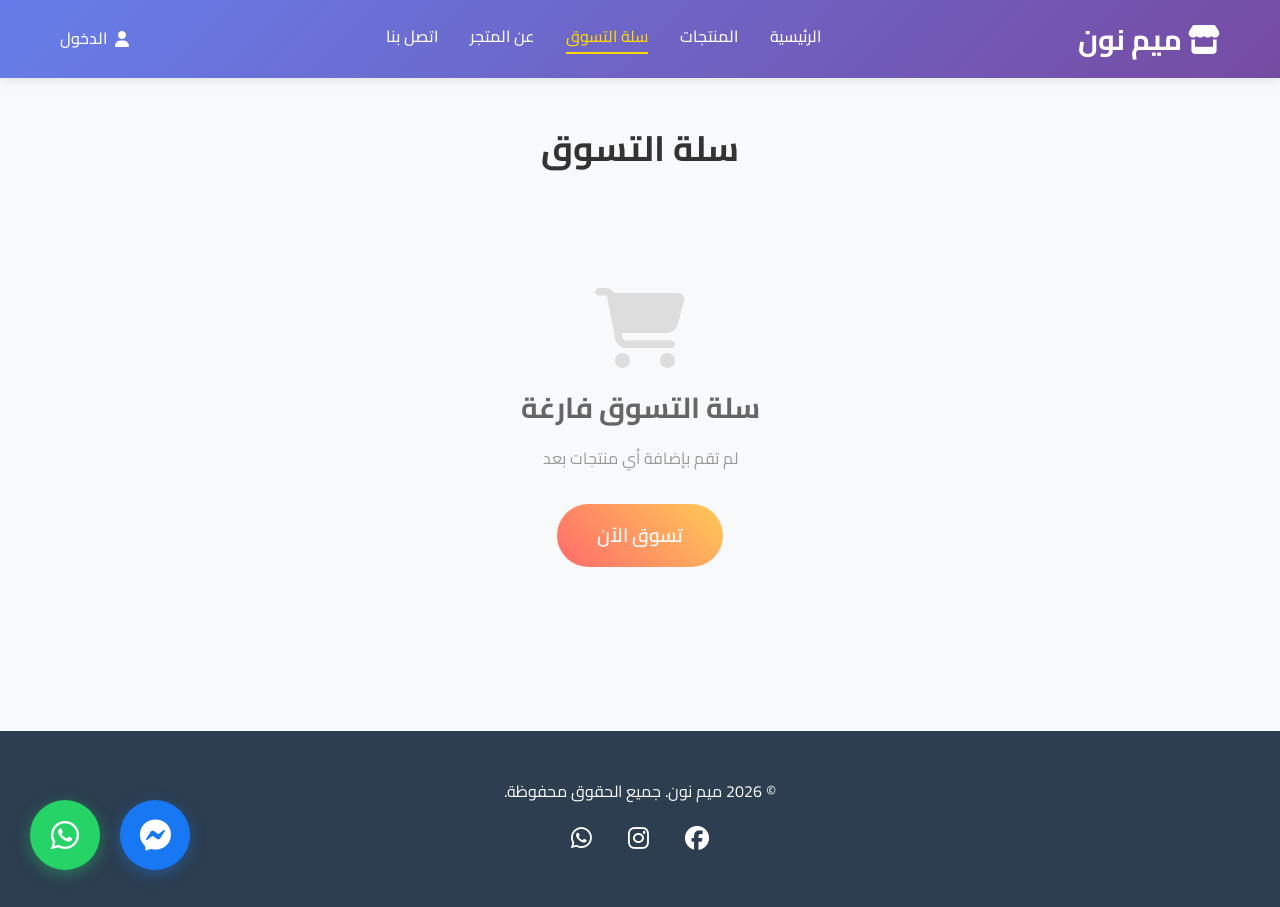
<file: cart.html>
<!DOCTYPE html>
<html lang="ar" dir="rtl">
<head>
    <meta charset="UTF-8">
    <meta name="viewport" content="width=device-width, initial-scale=1.0">

    <title>سلة التسوق - ميم نون</title>
    <meta name="description" content="راجع سلة التسوق الخاصة بك في متجر ميم نون وأكمل طلبك بسهولة عبر واتساب.">

    <!-- PWA -->
    <meta name="theme-color" content="#667eea">
    <link rel="manifest" href="manifest.json">
    <link rel="apple-touch-icon" href="icon-192.png">

    <!-- Open Graph -->
    <meta property="og:title" content="سلة التسوق - ميم نون">
    <meta property="og:description" content="شاهد المنتجات التي أضفتها لسلة التسوق وأكمل الطلب بسهولة.">
    <meta property="og:image" content="https://sakiw08.github.io/metjari-store/icon-512.png">
    <meta property="og:url" content="https://sakiw08.github.io/metjari-store/cart.html">

    <!-- تحميل سريع -->
    <link rel="preload" href="style.css" as="style">
    <link rel="dns-prefetch" href="//cdnjs.cloudflare.com">

    <!-- الخطوط والأيقونات -->
    <link href="https://fonts.googleapis.com/css2?family=Cairo:wght@300;400;600;700&display=swap" rel="stylesheet">
    <link rel="stylesheet" href="https://cdnjs.cloudflare.com/ajax/libs/font-awesome/6.4.0/css/all.min.css">

    <!-- النمط -->
    <link rel="stylesheet" href="style.css">
</head>
<body>
    <!-- هيدر موحّد -->
    <header class="header">
        <div class="container">
            <div class="logo">
                <h2><i class="fas fa-store"></i> ميم نون</h2>
            </div>
            <nav class="nav">
                <a href="index.html">الرئيسية</a>
                <a href="products.html">المنتجات</a>
                <a href="cart.html" class="active">سلة التسوق</a>
                <a href="about.html">عن المتجر</a>
                <a href="contact.html">اتصل بنا</a>
            </nav>
            <div class="user-menu" onclick="toggleUserMenu()">
                <i class="fas fa-user"></i>
                <span id="userName">الدخول</span>
            </div>
            <div class="menu-toggle"><i class="fas fa-bars"></i></div>
        </div>
    </header>

    <!-- سلة التسوق -->
    <section class="cart-section">
        <div class="container">
            <h2 class="section-title">سلة التسوق</h2>

            <!-- حالة السلة الفارغة -->
            <div id="cartEmpty" class="cart-empty">
                <i class="fas fa-shopping-cart" style="font-size: 5rem; color: #ddd;"></i>
                <h3>سلة التسوق فارغة</h3>
                <p>لم تقم بإضافة أي منتجات بعد</p>
                <a href="products.html" class="cta-btn">تسوق الآن</a>
            </div>

            <!-- حالة وجود عناصر في السلة -->
            <div id="cartItems" class="cart-items" style="display: none;">
                <div class="cart-table">
                    <div class="cart-header">
                        <div>المنتج</div>
                        <div>السعر</div>
                        <div>الكمية</div>
                        <div>المجموع</div>
                        <div>إجراء</div>
                    </div>
                    <div id="cartRows"></div>
                </div>

                <div class="cart-summary">
                    <div class="summary-row">
                        <span>المجموع الفرعي:</span>
                        <span id="subtotal">0 د.ل</span>
                    </div>
                    <div class="summary-row">
                        <span>الشحن:</span>
                        <span>15 د.ل</span>
                    </div>
                    <div class="summary-row total">
                        <span>الإجمالي:</span>
                        <span id="total">0 د.ل</span>
                    </div>

                    <div class="checkout-actions">
    <button class="clear-cart" id="clearCart">إفراغ السلة</button>
    <button class="cta-btn checkout-btn" onclick="checkoutWhatsApp()">
        <i class="fab fa-whatsapp"></i> إتمام الطلب عبر واتساب
    </button>
</div>
                </div>
            </div>
        </div>
    </section>

    <!-- زر واتساب عائم عام -->
    <a href="https://wa.me/218931931419?text=%D9%85%D8%B1%D8%AD%D8%A8%D8%A7%D8%8C%20%D8%A3%D8%B1%D9%8A%D8%AF%20%D8%A7%D9%84%D8%A7%D8%B3%D8%AA%D9%81%D8%B3%D8%A7%D8%B1%20%D8%B9%D9%86%20%D8%B3%D9%84%D8%A9%20%D8%A7%D9%84%D8%AA%D8%B3%D9%88%D9%82"
       class="whatsapp-btn" target="_blank" rel="noopener">
        <i class="fab fa-whatsapp"></i>
    </a>
    
  <a href="https://m.me/61588288396189" class="facebook-btn" target="_blank" rel="noopener">
    <i class="fab fa-facebook-messenger"></i>
</a>

    <!-- مودال المنتج (نفس الموجود في الصفحات الأخرى) -->
    <div id="productModal" class="product-modal">
        <div class="modal-content">
            <span class="close-modal">&times;</span>
            <div id="productModalBody"></div>
        </div>
    </div>

    <!-- الفوتر -->
    <footer class="footer">
        <div class="container">
            <p>&copy; 2026 ميم نون. جميع الحقوق محفوظة.</p>
            <div class="social-links">
                <a href="javascript:void(0)"><i class="fab fa-facebook"></i></a>
                <a href="javascript:void(0)"><i class="fab fa-instagram"></i></a>
                <a href="https://wa.me/218931931419"><i class="fab fa-whatsapp"></i></a>
            </div>
        </div>
    </footer>

    <!-- سكربت رئيسي -->
    <script src="script.js"></script>

    <!-- سكربت صغير خاص بإفراغ السلة (يعتمد على دوال script.js) -->
    <script>
        document.addEventListener('DOMContentLoaded', function () {
            // تحميل السلة (الدالة موجودة في script.js)
            if (typeof loadCartPage === 'function') {
                loadCartPage();
            }

            const clearCartBtn = document.getElementById('clearCart');
            if (clearCartBtn) {
                clearCartBtn.addEventListener('click', function () {
                    localStorage.removeItem('cart');
                    if (typeof loadCartPage === 'function') {
                        loadCartPage();
                    }
                    if (typeof showToast === 'function') {
                        showToast('تم إفراغ السلة');
                    }
                });
            }
        });
    </script>
</body>
</html>
</file>
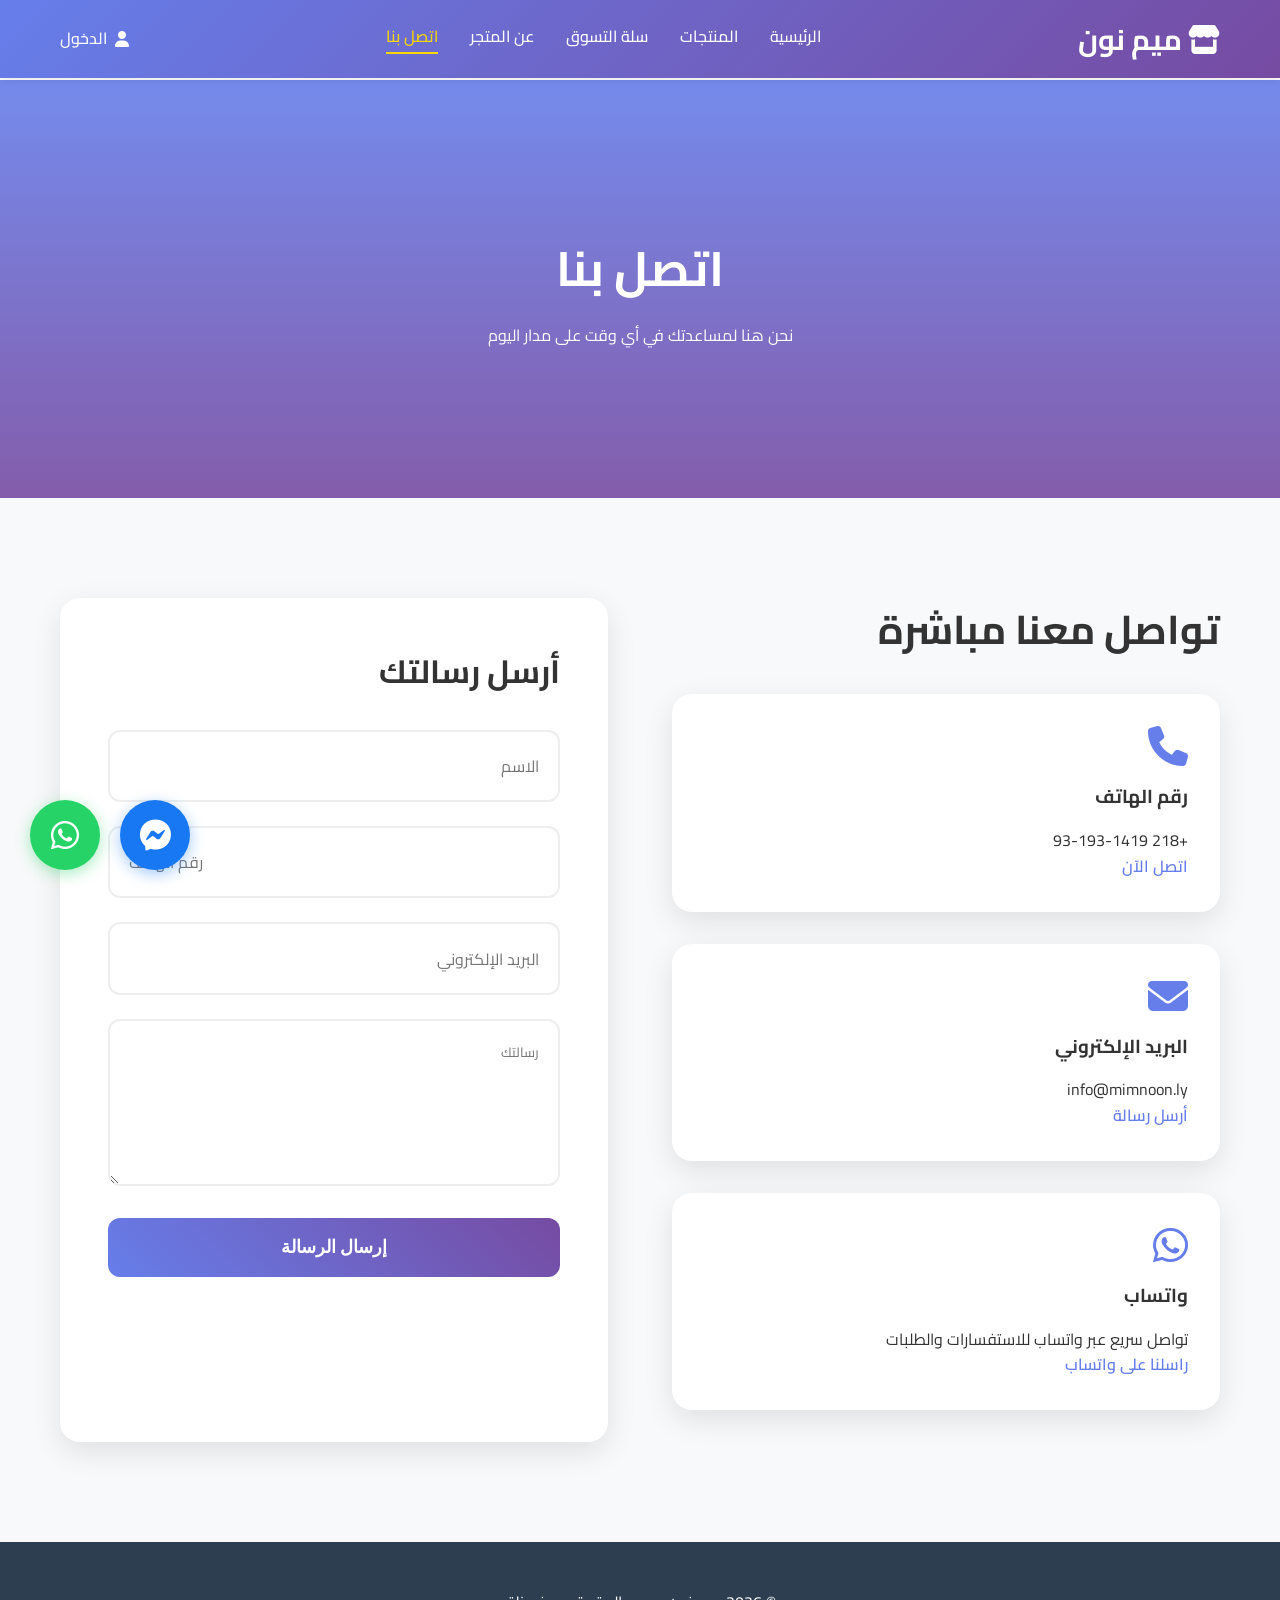
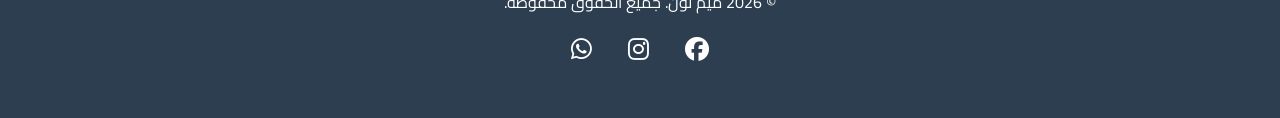
<file: contact.html>
<!DOCTYPE html>
<html lang="ar" dir="rtl">
<head>
    <meta charset="UTF-8">
    <meta name="viewport" content="width=device-width, initial-scale=1.0">

    <title>اتصل بنا - ميم نون</title>
    <meta name="description" content="تواصل مع متجر ميم نون للاستفسارات والدعم والطلبات. نحن هنا لمساعدتك في أي وقت.">

    <!-- PWA -->
    <meta name="theme-color" content="#667eea">
    <link rel="manifest" href="manifest.json">
    <link rel="apple-touch-icon" href="icon-192.png">

    <!-- Open Graph -->
    <meta property="og:title" content="اتصل بنا - ميم نون">
    <meta property="og:description" content="تواصل معنا عبر الهاتف أو البريد الإلكتروني أو نموذج التواصل.">
    <meta property="og:image" content="https://sakiw08.github.io/metjari-store/icon-512.png">
    <meta property="og:url" content="https://sakiw08.github.io/metjari-store/contact.html">

    <!-- تحميل أسرع -->
    <link rel="preload" href="style.css" as="style">
    <link rel="dns-prefetch" href="//cdnjs.cloudflare.com">

    <!-- الخطوط والأيقونات -->
    <link href="https://fonts.googleapis.com/css2?family=Cairo:wght@300;400;600;700&display=swap" rel="stylesheet">
    <link rel="stylesheet" href="https://cdnjs.cloudflare.com/ajax/libs/font-awesome/6.4.0/css/all.min.css">

    <!-- النمط -->
    <link rel="stylesheet" href="style.css">
</head>
<body>
    <!-- الهيدر الموحد -->
    <header class="header">
        <div class="container">
            <div class="logo">
                <h2><i class="fas fa-store"></i> ميم نون</h2>
            </div>
            <nav class="nav">
                <a href="index.html">الرئيسية</a>
                <a href="products.html">المنتجات</a>
                <a href="cart.html">سلة التسوق</a>
                <a href="about.html">عن المتجر</a>
                <a href="contact.html" class="active">اتصل بنا</a>
            </nav>
            <div class="user-menu" onclick="toggleUserMenu()">
                <i class="fas fa-user"></i>
                <span id="userName">الدخول</span>
            </div>
            <div class="menu-toggle"><i class="fas fa-bars"></i></div>
        </div>
    </header>

    <!-- هيرو صفحة اتصل بنا -->
    <section class="contact-hero">
        <div class="container">
            <h1>اتصل بنا</h1>
            <p>نحن هنا لمساعدتك في أي وقت على مدار اليوم</p>
        </div>
    </section>

    <!-- محتوى الاتصال -->
    <section class="contact-content">
        <div class="container">
            <div class="contact-grid">
                <!-- معلومات التواصل -->
                <div class="contact-info">
                    <h2>تواصل معنا مباشرة</h2>

                    <div class="contact-item">
                        <i class="fas fa-phone"></i>
                        <h3>رقم الهاتف</h3>
                        <p>+218 93-193-1419</p>
                        <a href="tel:+218931931419" class="contact-link">اتصل الآن</a>
                    </div>

                    <div class="contact-item">
                        <i class="fas fa-envelope"></i>
                        <h3>البريد الإلكتروني</h3>
                        <p>info@mimnoon.ly</p>
                        <a href="mailto:info@mimnoon.ly" class="contact-link">أرسل رسالة</a>
                    </div>

                    <div class="contact-item">
                        <i class="fab fa-whatsapp"></i>
                        <h3>واتساب</h3>
                        <p>تواصل سريع عبر واتساب للاستفسارات والطلبات</p>
                        <a href="https://wa.me/218931931419?text=%D9%85%D8%B1%D8%AD%D8%A8%D8%A7%D8%8C%20%D8%A3%D8%B1%D9%8A%D8%AF%20%D8%A7%D9%84%D8%A7%D8%B3%D8%AA%D9%81%D8%B3%D8%A7%D8%B1%20%D8%B9%D9%86%20%D9%85%D8%AA%D8%AC%D8%B1%20%D9%85%D9%8A%D9%85%20%D9%86%D9%88%D9%86"
                           class="contact-link" target="_blank" rel="noopener">
                            راسلنا على واتساب
                        </a>
                    </div>
                </div>

                <!-- نموذج التواصل -->
                <form class="contact-form">
                    <h3>أرسل رسالتك</h3>
                    <div class="input-group">
                        <input type="text" name="name" placeholder="الاسم" required>
                    </div>
                    <div class="input-group">
                        <input type="tel" name="phone" placeholder="رقم الهاتف" required>
                    </div>
                    <div class="input-group">
                        <input type="email" name="email" placeholder="البريد الإلكتروني" required>
                    </div>
                    <div class="input-group">
                        <textarea name="message" placeholder="رسالتك" rows="5" required></textarea>
                    </div>
                    <button type="submit" class="contact-submit">إرسال الرسالة</button>
                </form>
            </div>
        </div>
    </section>

    <!-- زر واتساب عائم عام -->
    <a href="https://wa.me/218931931419?text=%D9%85%D8%B1%D8%AD%D8%A8%D8%A7%D8%8C%20%D8%A3%D8%B1%D9%8A%D8%AF%20%D8%A7%D9%84%D8%A7%D8%B3%D8%AA%D9%81%D8%B3%D8%A7%D8%B1%20%D8%B9%D9%86%20%D9%85%D8%AA%D8%AC%D8%B1%20%D9%85%D9%8A%D9%85%20%D9%86%D9%88%D9%86"
       class="whatsapp-btn" target="_blank" rel="noopener">
        <i class="fab fa-whatsapp"></i>
    </a>
    
    <a href="https://m.me/61588288396189" class="facebook-btn" target="_blank" rel="noopener">
    <i class="fab fa-facebook-messenger"></i>
</a>

    <!-- مودال المنتج (للتوافق مع script.js) -->
    <div id="productModal" class="product-modal">
        <div class="modal-content">
            <span class="close-modal">&times;</span>
            <div id="productModalBody"></div>
        </div>
    </div>

    <!-- الفوتر الموحد -->
    <footer class="footer">
        <div class="container">
            <p>&copy; 2026 ميم نون. جميع الحقوق محفوظة.</p>
            <div class="social-links">
                <a href="javascript:void(0)"><i class="fab fa-facebook"></i></a>
                <a href="javascript:void(0)"><i class="fab fa-instagram"></i></a>
                <a href="https://wa.me/218931931419"><i class="fab fa-whatsapp"></i></a>
            </div>
        </div>
    </footer>

    <script src="script.js"></script>
    <script>
        // إرسال النموذج بدون إعادة تحميل الصفحة
        const contactForm = document.querySelector('.contact-form');
        if (contactForm) {
            contactForm.addEventListener('submit', function (e) {
                e.preventDefault();
                if (typeof showToast === 'function') {
                    showToast('✅ تم إرسال رسالتك بنجاح! سنرد عليك قريباً');
                }
                this.reset();
            });
        }
    </script>
</body>
</html>
</file>
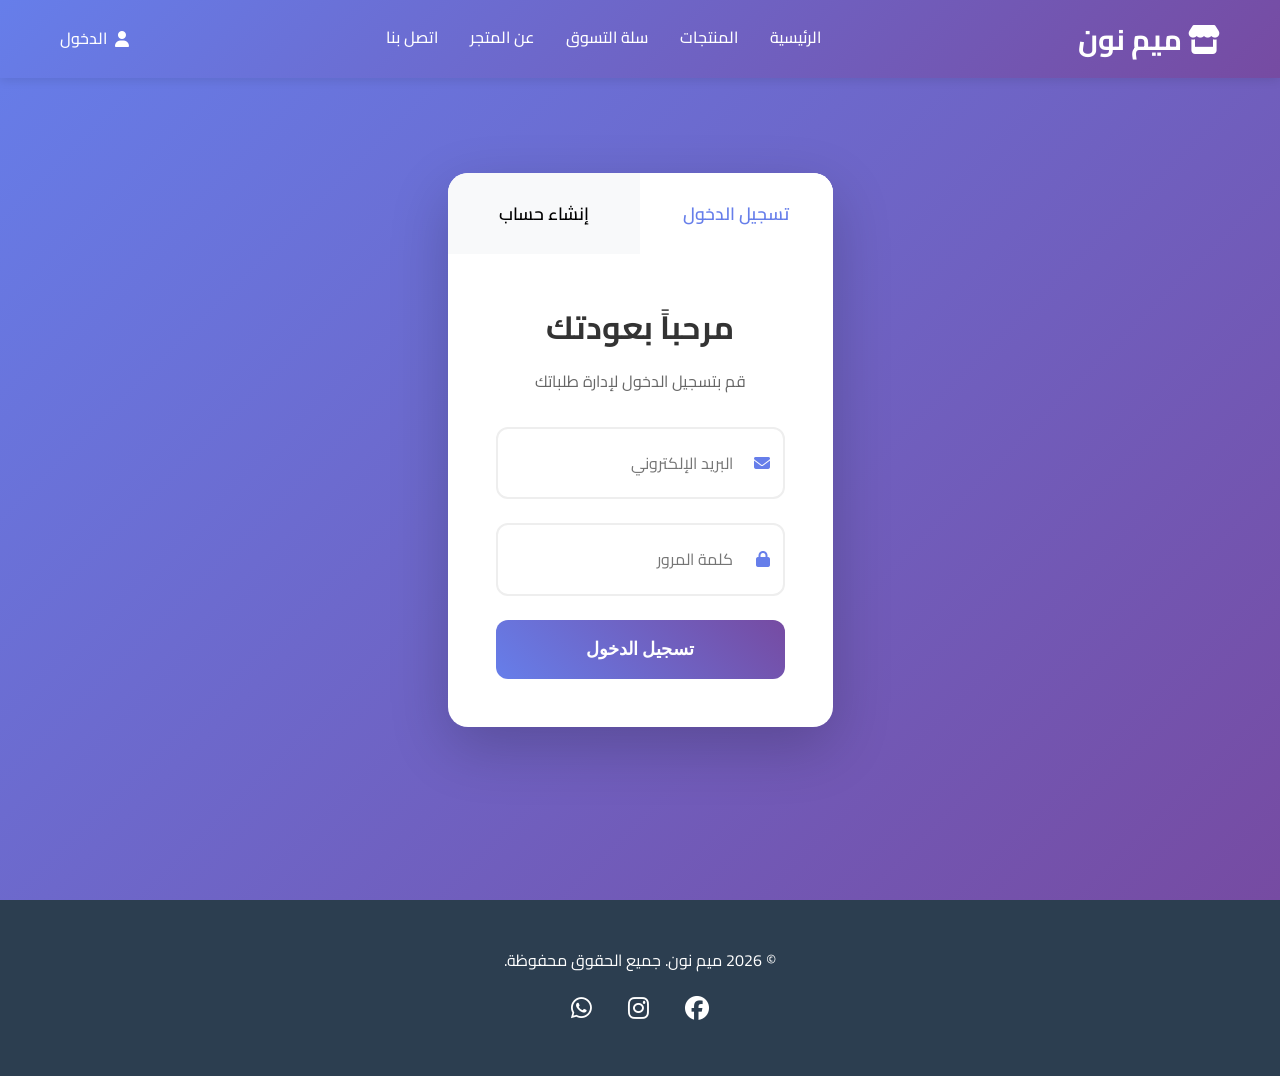
<file: login.html>
<!DOCTYPE html>
<html lang="ar" dir="rtl">
<head>
    <meta charset="UTF-8">
    <meta name="viewport" content="width=device-width, initial-scale=1.0">

    <title>تسجيل الدخول - ميم نون</title>
    <meta name="description" content="تسجيل الدخول أو إنشاء حساب جديد في متجر ميم نون لمتابعة طلباتك وتجربة تسوق أفضل.">

    <!-- PWA -->
    <meta name="theme-color" content="#667eea">
    <link rel="manifest" href="manifest.json">
    <link rel="apple-touch-icon" href="icon-192.png">

    <!-- الخطوط والأيقونات -->
    <link href="https://fonts.googleapis.com/css2?family=Cairo:wght@300;400;600;700&display=swap" rel="stylesheet">
    <link rel="stylesheet" href="https://cdnjs.cloudflare.com/ajax/libs/font-awesome/6.4.0/css/all.min.css">

    <!-- النمط -->
    <link rel="stylesheet" href="style.css">
</head>
<body>
    <!-- الهيدر الموحد -->
    <header class="header">
        <div class="container">
            <div class="logo">
                <h2><i class="fas fa-store"></i> ميم نون</h2>
            </div>
            <nav class="nav">
                <a href="index.html">الرئيسية</a>
                <a href="products.html">المنتجات</a>
                <a href="cart.html">سلة التسوق</a>
                <a href="about.html">عن المتجر</a>
                <a href="contact.html">اتصل بنا</a>
            </nav>
            <div class="user-menu" onclick="toggleUserMenu()">
                <i class="fas fa-user"></i>
                <span id="userName">الدخول</span>
            </div>
            <div class="menu-toggle"><i class="fas fa-bars"></i></div>
        </div>
    </header>

    <!-- قسم المصادقة -->
    <section class="auth-section">
        <div class="container">
            <div class="auth-container">
                <div class="auth-tabs">
                    <button class="tab-btn active" data-tab="login">تسجيل الدخول</button>
                    <button class="tab-btn" data-tab="register">إنشاء حساب</button>
                </div>
                
                <!-- تبويب تسجيل الدخول -->
                <div id="loginTab" class="auth-tab active">
                    <h2>مرحباً بعودتك</h2>
                    <p>قم بتسجيل الدخول لإدارة طلباتك</p>
                    <form id="loginForm">
                        <div class="input-group">
                            <i class="fas fa-envelope"></i>
                            <input type="email" id="loginEmail" placeholder="البريد الإلكتروني" required>
                        </div>
                        <div class="input-group">
                            <i class="fas fa-lock"></i>
                            <input type="password" id="loginPassword" placeholder="كلمة المرور" required>
                        </div>
                        <button type="submit" class="auth-btn">تسجيل الدخول</button>
                    </form>
                </div>

                <!-- تبويب إنشاء حساب -->
                <div id="registerTab" class="auth-tab">
                    <h2>إنشاء حساب جديد</h2>
                    <p>سجل معنا للحصول على تجربة تسوق أفضل</p>
                    <form id="registerForm">
                        <div class="input-group">
                            <i class="fas fa-user"></i>
                            <input type="text" id="regName" placeholder="الاسم الكامل" required>
                        </div>
                        <div class="input-group">
                            <i class="fas fa-phone"></i>
                            <input type="tel" id="regPhone" placeholder="رقم الهاتف" required>
                        </div>
                        <div class="input-group">
                            <i class="fas fa-envelope"></i>
                            <input type="email" id="regEmail" placeholder="البريد الإلكتروني" required>
                        </div>
                        <div class="input-group">
                            <i class="fas fa-lock"></i>
                            <input type="password" id="regPassword" placeholder="كلمة المرور" required>
                        </div>
                        <button type="submit" class="auth-btn">إنشاء الحساب</button>
                    </form>
                </div>
            </div>
        </div>
    </section>

    <!-- الفوتر الموحد -->
    <footer class="footer">
        <div class="container">
            <p>&copy; 2026 ميم نون. جميع الحقوق محفوظة.</p>
            <div class="social-links">
                <a href="javascript:void(0)"><i class="fab fa-facebook"></i></a>
                <a href="javascript:void(0)"><i class="fab fa-instagram"></i></a>
                <a href="https://wa.me/218931931419"><i class="fab fa-whatsapp"></i></a>
            </div>
        </div>
    </footer>

    <script src="script.js"></script>
    <script>
        // مساعد: جلب المستخدمين من localStorage
        function getUsers() {
            return JSON.parse(localStorage.getItem('users')) || [];
        }

        // تبويب تسجيل الدخول / إنشاء حساب
        function setupAuthTabs() {
            const tabButtons = document.querySelectorAll('.tab-btn');
            const tabs = document.querySelectorAll('.auth-tab');

            tabButtons.forEach(btn => {
                btn.addEventListener('click', function () {
                    const target = this.dataset.tab; // login أو register

                    // إخفاء كل التبويبات
                    tabs.forEach(t => t.classList.remove('active'));
                    tabButtons.forEach(b => b.classList.remove('active'));

                    // إظهار التبويب المختار
                    const tabEl = document.getElementById(target + 'Tab');
                    if (tabEl) tabEl.classList.add('active');
                    this.classList.add('active');
                });
            });
        }

        // إعداد نماذج تسجيل الدخول والتسجيل
        function setupAuthForms() {
            const loginForm = document.getElementById('loginForm');
            const registerForm = document.getElementById('registerForm');

            if (loginForm) {
                loginForm.addEventListener('submit', function (e) {
                    e.preventDefault();
                    const email = document.getElementById('loginEmail').value.trim();
                    const password = document.getElementById('loginPassword').value.trim();

                    const users = getUsers();
                    const existing = users.find(u => u.email === email && u.password === password);

                    if (!existing) {
                        if (typeof showToast === 'function') {
                            showToast('⚠️ البريد الإلكتروني أو كلمة المرور غير صحيحة');
                        }
                        return;
                    }

                    const userToStore = {
                        email: existing.email,
                        name: existing.name || '',
                        phone: existing.phone || '',
                        loginTime: new Date()
                    };

                    localStorage.setItem('currentUser', JSON.stringify(userToStore));
                    if (typeof showToast === 'function') {
                        showToast('✅ تم تسجيل الدخول بنجاح');
                    }
                    setTimeout(() => {
                        window.location.href = 'index.html';
                    }, 800);
                });
            }

            if (registerForm) {
                registerForm.addEventListener('submit', function (e) {
                    e.preventDefault();
                    const user = {
                        name: document.getElementById('regName').value.trim(),
                        phone: document.getElementById('regPhone').value.trim(),
                        email: document.getElementById('regEmail').value.trim(),
                        password: document.getElementById('regPassword').value.trim(),
                        registerTime: new Date()
                    };

                    const users = getUsers();
                    const exists = users.some(u => u.email === user.email);
                    if (exists) {
                        if (typeof showToast === 'function') {
                            showToast('⚠️ هذا البريد مسجل بالفعل، استخدم تسجيل الدخول');
                        }
                        return;
                    }

                    localStorage.setItem('users', JSON.stringify([...users, user]));
                    if (typeof showToast === 'function') {
                        showToast('✅ تم إنشاء الحساب بنجاح، يمكنك الآن تسجيل الدخول');
                    }

                    // الانتقال تلقائياً لتبويب تسجيل الدخول
                    const loginTabBtn = document.querySelector('.tab-btn[data-tab="login"]');
                    if (loginTabBtn) loginTabBtn.click();
                });
            }
        }

        document.addEventListener('DOMContentLoaded', function () {
            setupAuthTabs();
            setupAuthForms();
        });
    </script>
</body>
</html>
</file>
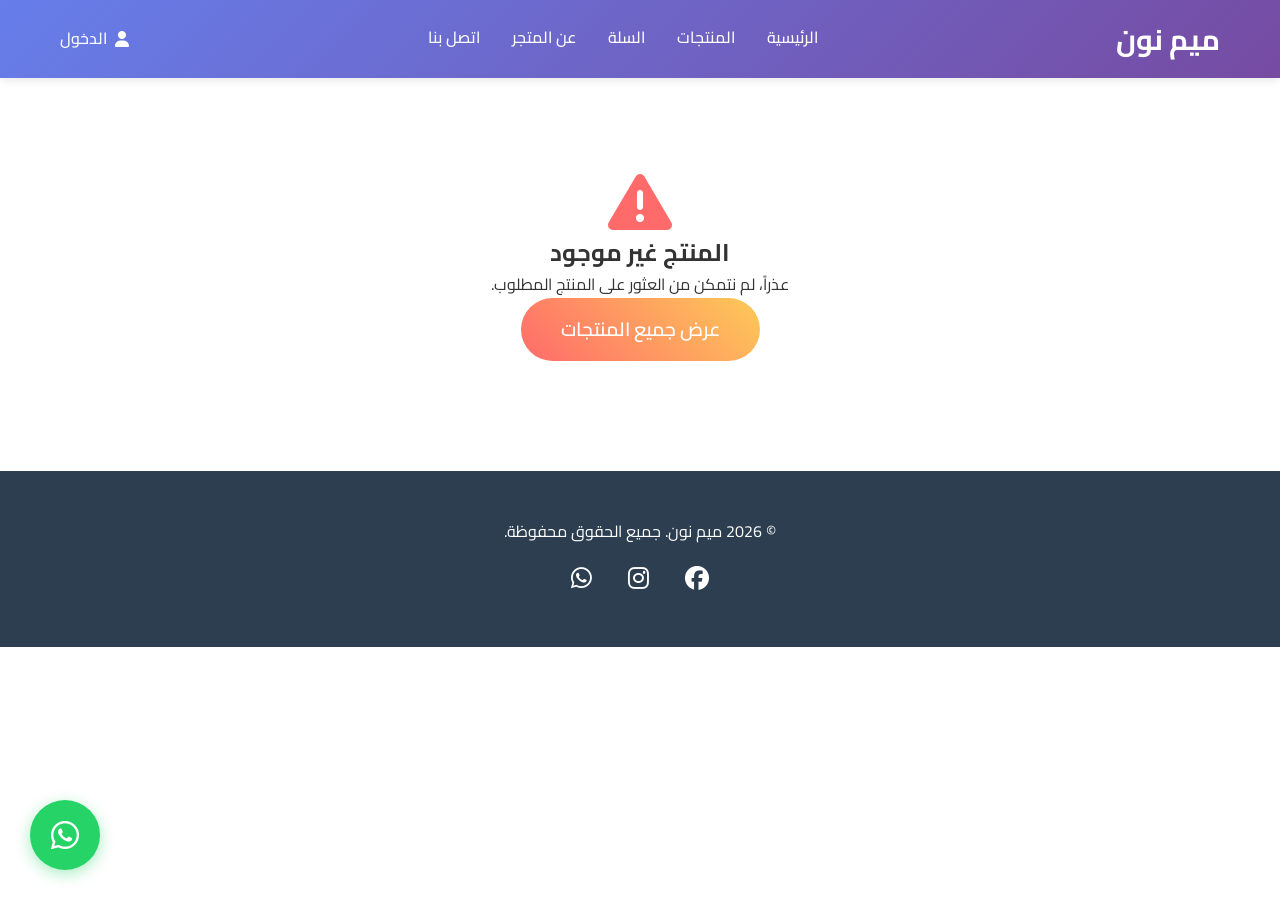
<file: product.html>
<!DOCTYPE html>
<html lang="ar" dir="rtl">
<head>
    <meta charset="UTF-8">
    <meta name="viewport" content="width=device-width, initial-scale=1.0">
    <title>تفاصيل المنتج - ميم نون</title>
    
    <!-- نفس الروابط والخطوط الموجودة في الصفحات الأخرى -->
    <link rel="stylesheet" href="style.css">
    <link rel="manifest" href="manifest.json">
    <link href="https://fonts.googleapis.com/css2?family=Cairo:wght@300;400;600;700&display=swap" rel="stylesheet">
    <link rel="stylesheet" href="https://cdnjs.cloudflare.com/ajax/libs/font-awesome/6.4.0/css/all.min.css">
</head>
<body>

    <!-- الهيدر (منسوخ من أي صفحة أخرى) -->
    <header class="header">
        <div class="container">
            <div class="logo">
                <h2>ميم نون</h2>
            </div>
            <nav class="nav">
                <a href="index.html">الرئيسية</a>
                <a href="products.html">المنتجات</a>
                <a href="cart.html">السلة</a>
                <a href="about.html">عن المتجر</a>
                <a href="contact.html">اتصل بنا</a>
            </nav>
            <div class="user-menu" onclick="toggleUserMenu()">
                <i class="fas fa-user"></i>
                <span id="userName">الدخول</span>
            </div>
            <div class="menu-toggle"><i class="fas fa-bars"></i></div>
        </div>
    </header>

    <!-- قسم تفاصيل المنتج -->
    <section class="product-details" style="padding: 120px 0 60px;">
        <div class="container">
            <div id="productDetailsContainer">
                <!--这里 سيتم حقن محتوى المنتج بواسطة JavaScript -->
                <div style="text-align: center; padding: 50px;">
                    <i class="fas fa-spinner fa-spin" style="font-size: 3rem; color: #667eea;"></i>
                    <p>جاري تحميل بيانات المنتج...</p>
                </div>
            </div>
        </div>
    </section>

    <!-- زر واتساب عائم -->
    <a href="https://wa.me/218931931419" class="whatsapp-btn" target="_blank">
        <i class="fab fa-whatsapp"></i>
    </a>

    <!-- الفوتر -->
    <footer class="footer">
        <div class="container">
            <p>© 2026 ميم نون. جميع الحقوق محفوظة.</p>
            <div class="social-links">
                <a href="javascript:void(0)"><i class="fab fa-facebook"></i></a>
                <a href="javascript:void(0)"><i class="fab fa-instagram"></i></a>
                <a href="https://wa.me/218931931419"><i class="fab fa-whatsapp"></i></a>
            </div>
        </div>
    </footer>

    <script src="script.js"></script>
    <script>
        // هذا الكود الخاص بالصفحة: يقرأ id المنتج من الرابط ويعرضه
        document.addEventListener('DOMContentLoaded', function() {
            // 1. الحصول على id المنتج من الرابط (مثال: product-details.html?id=3)
            const urlParams = new URLSearchParams(window.location.search);
            const productId = parseInt(urlParams.get('id'));
            
            // 2. البحث عن المنتج في مصفوفة products (من ملف script.js)
            const product = products.find(p => p.id === productId);
            
            const container = document.getElementById('productDetailsContainer');
            
            if (!product) {
                // إذا لم يوجد المنتج
                container.innerHTML = `
                    <div style="text-align: center; padding: 50px;">
                        <i class="fas fa-exclamation-triangle" style="font-size: 4rem; color: #ff6b6b;"></i>
                        <h2>المنتج غير موجود</h2>
                        <p>عذراً، لم نتمكن من العثور على المنتج المطلوب.</p>
                        <a href="products.html" class="cta-btn">عرض جميع المنتجات</a>
                    </div>
                `;
                return;
            }
            
            // 3. عرض تفاصيل المنتج
            container.innerHTML = `
                <div class="product-details-grid" style="display: grid; grid-template-columns: 1fr 1fr; gap: 40px;">
                    <!-- صورة المنتج -->
                    <div>
                        <img src="${product.img}" alt="${product.name}" style="width: 100%; border-radius: 20px; box-shadow: 0 10px 30px rgba(0,0,0,0.1);">
                    </div>
                    
                    <!-- معلومات المنتج -->
                    <div>
                        <h1 style="font-size: 2.5rem; margin-bottom: 10px;">${product.name}</h1>
                        <div class="price" style="font-size: 2.2rem; color: #ff6b6b; margin-bottom: 20px;">${product.price.toLocaleString()} د.ل</div>
                        
                        <div style="background: #f8f9fa; padding: 20px; border-radius: 15px; margin-bottom: 25px;">
                            <h3 style="margin-bottom: 15px;">📋 وصف المنتج</h3>
                            <p style="line-height: 1.8;">${product.description || 'منتج عالي الجودة من متجر ميم نون، يتميز بأداء ممتاز وتصميم عصري. نضمن لك الجودة والسعر المناسب مع خدمة شحن سريعة ودعم فوري عبر واتساب.'}</p>
                        </div>
                        
                        <div style="margin-bottom: 25px;">
                            <h3 style="margin-bottom: 15px;">✨ المميزات</h3>
                            <ul style="list-style: none; padding: 0;">
                                <li style="margin-bottom: 10px;">🔹 <strong>ضمان لمدة سنة</strong> كاملة ضد عيوب الصناعة</li>
                                <li style="margin-bottom: 10px;">🔹 <strong>شحن سريع</strong> خلال 3 أيام عمل</li>
                                <li style="margin-bottom: 10px;">🔹 <strong>إمكانية الاستبدال</strong> خلال 7 أيام</li>
                                <li style="margin-bottom: 10px;">🔹 <strong>دعم فني</strong> عبر واتساب على مدار الساعة</li>
                            </ul>
                        </div>
                        
                        <div style="margin-bottom: 30px;">
                            <span style="font-weight: bold; display: block; margin-bottom: 10px;">🎨 الألوان المتاحة:</span>
                            <div style="display: flex; gap: 10px;">
                                <span style="display: inline-block; width: 40px; height: 40px; background: #000; border-radius: 50%; cursor: pointer; border: 2px solid #ddd;"></span>
                                <span style="display: inline-block; width: 40px; height: 40px; background: #c0c0c0; border-radius: 50%; cursor: pointer; border: 2px solid #ddd;"></span>
                                <span style="display: inline-block; width: 40px; height: 40px; background: #ffd700; border-radius: 50%; cursor: pointer; border: 2px solid #ddd;"></span>
                                <span style="display: inline-block; width: 40px; height: 40px; background: #ff69b4; border-radius: 50%; cursor: pointer; border: 2px solid #ddd;"></span>
                            </div>
                        </div>
                        
                        <button class="add-to-cart" onclick="addToCart(${product.id})" style="width: 100%; padding: 15px; font-size: 1.2rem; background: linear-gradient(45deg, #667eea, #764ba2); color: white; border: none; border-radius: 12px; cursor: pointer; font-weight: bold;">
                            🛒 أضف إلى السلة
                        </button>
                    </div>
                </div>
            `;
        });
    </script>
</body>
</html>
</file>
<file: style.css>
/* ========== RESET & BASE ========== */
* {
    margin: 0;
    padding: 0;
    box-sizing: border-box;
}

body {
    font-family: 'Cairo', sans-serif;
    line-height: 1.6;
    color: #333;
    overflow-x: hidden;
}

.container {
    max-width: 1200px;
    margin: 0 auto;
    padding: 0 20px;
}

img {
    max-width: 100%;
    display: block;
}

/* ========== HEADER ========== */
.header {
    background: linear-gradient(135deg, #667eea 0%, #764ba2 100%);
    color: white;
    padding: 1rem 0;
    position: fixed;
    top: 0;
    width: 100%;
    z-index: 1000;
    box-shadow: 0 2px 10px rgba(0,0,0,0.1);
}

.header .container {
    display: flex;
    justify-content: space-between;
    align-items: center;
}

.logo h2 {
    font-size: 1.8rem;
    font-weight: 700;
}

.nav {
    display: flex;
    gap: 2rem;
}

.nav a {
    color: white;
    text-decoration: none;
    font-weight: 500;
    transition: opacity 0.3s, border-color 0.3s, color 0.3s;
    padding-bottom: 2px;
}

.nav a:hover {
    opacity: 0.8;
}

.nav a.active {
    color: #ffd700;
    border-bottom: 2px solid #ffd700;
}

.user-menu {
    display: flex;
    align-items: center;
    gap: 0.5rem;
    cursor: pointer;
    font-weight: 500;
    color: #fff;
}

.menu-toggle {
    display: none;
    font-size: 1.5rem;
    cursor: pointer;
    color: #fff;
}

/* ========== CART ICON (اختياري في الهيدر) ========== */
.cart-icon {
    position: relative;
    font-size: 1.5rem;
    cursor: pointer;
}

.cart-count {
    position: absolute;
    top: -8px;
    right: -8px;
    background: #ff4757;
    color: white;
    border-radius: 50%;
    width: 20px;
    height: 20px;
    display: flex;
    align-items: center;
    justify-content: center;
    font-size: 0.8rem;
    font-weight: bold;
}

/* ========== HERO (الرئيسية) ========== */
.hero {
    background: linear-gradient(rgba(0,0,0,0.6), rgba(0,0,0,0.6)),
                url('https://images.unsplash.com/photo-1556742049-0cfed4f6a45d') center/cover;
    min-height: 100vh;
    display: flex;
    align-items: center;
    text-align: center;
    color: white;
    margin-top: 80px; /* لتعويض الهيدر الثابت */
}

.hero-content {
    max-width: 700px;
    margin: 0 auto;
}

.hero-content h1 {
    font-size: 3.5rem;
    margin-bottom: 1rem;
    font-weight: 700;
}

.hero-content p {
    font-size: 1.3rem;
    margin-bottom: 2rem;
}

.cta-btn {
    background: linear-gradient(45deg, #ff6b6b, #feca57);
    color: white;
    padding: 1rem 2.5rem;
    border: none;
    border-radius: 50px;
    font-size: 1.2rem;
    font-weight: 600;
    cursor: pointer;
    display: inline-block;
    text-decoration: none;
    transition: transform 0.3s, box-shadow 0.3s;
}

.cta-btn:hover {
    transform: translateY(-3px);
    box-shadow: 0 10px 25px rgba(0,0,0,0.2);
}

/* ========== PRODUCTS GRID ========== */
.products {
    padding: 100px 0;
    background: #f8f9fa;
}

.section-title {
    text-align: center;
    font-size: 2.2rem;
    margin-bottom: 3rem;
    color: #333;
}

.products-grid {
    display: grid;
    grid-template-columns: repeat(auto-fit, minmax(280px, 1fr));
    gap: 2.5rem;
    padding: 0 10px;
}

.product-card {
    background: white;
    border-radius: 20px;
    overflow: hidden;
    box-shadow: 0 10px 30px rgba(0,0,0,0.1);
    transition: all 0.4s cubic-bezier(0.4, 0, 0.2, 1);
}

.product-card:hover {
    transform: translateY(-10px) scale(1.02);
    box-shadow: 0 20px 40px rgba(0,0,0,0.15);
}

.product-card img {
    width: 100%;
    height: 280px;
    object-fit: cover;
    border-radius: 20px 20px 0 0;
    transition: transform 0.4s ease;
}

.product-card:hover img {
    transform: scale(1.05);
}

.product-card h3 {
    padding: 1.5rem 1.5rem 0.75rem;
    font-size: 1.3rem;
    color: #333;
}

.price {
    padding: 0 1.5rem 1.5rem;
    font-size: 1.5rem;
    font-weight: 700;
    color: #ff6b6b;
}

.product-actions {
    display: flex;
    gap: 1rem;
    padding: 0 1.5rem 1.5rem;
}

.add-to-cart {
    flex: 1;
    padding: 1.1rem 1.5rem;
    background: linear-gradient(45deg, #667eea, #764ba2);
    color: white;
    border: none;
    font-size: 1rem;
    font-weight: 600;
    cursor: pointer;
    border-radius: 12px;
    transition: background 0.3s, transform 0.2s;
}

.add-to-cart:hover {
    background: linear-gradient(45deg, #5a67d8, #6b46c1);
    transform: translateY(-2px);
}

.quick-view {
    background: #667eea;
    color: white;
    border: none;
    padding: 1rem;
    border-radius: 12px;
    cursor: pointer;
    font-size: 1rem;
    transition: background 0.3s;
}

.quick-view:hover {
    background: #5a67d8;
}

/* ========== FILTERS ========== */
.filters {
    padding: 100px 0 40px;
    background: #fff;
}

.filter-header {
    display: flex;
    justify-content: space-between;
    align-items: center;
    margin-bottom: 1rem;
}

.filter-header h3 {
    font-size: 1.3rem;
    color: #333;
}

.btn-reset-filters {
    border: none;
    background: #eee;
    padding: 0.6rem 1.2rem;
    border-radius: 999px;
    cursor: pointer;
    font-family: 'Cairo', sans-serif;
    font-size: 0.9rem;
}

.btn-reset-filters:hover {
    background: #e2e2e2;
}

.filter-group {
    display: flex;
    gap: 1rem;
    max-width: 800px;
    margin: 0 auto;
    flex-wrap: wrap;
}

.filter-item {
    flex: 1;
    min-width: 200px;
}

.filter-item label {
    display: block;
    margin-bottom: 0.3rem;
    font-size: 0.9rem;
    color: #555;
}

.filter-group select,
.filter-group input {
    width: 100%;
    padding: 1.1rem 1.2rem;
    border: 2px solid #e9ecef;
    border-radius: 12px;
    font-family: 'Cairo', sans-serif;
    font-size: 1rem;
    transition: border-color 0.3s, box-shadow 0.3s;
}

.filter-group select:focus,
.filter-group input:focus {
    outline: none;
    border-color: #667eea;
    box-shadow: 0 0 0 4px rgba(102,126,234,0.15);
}

.filters-info {
    text-align: center;
    margin-top: 0.75rem;
    font-size: 0.9rem;
    color: #666;
}

/* ========== PRODUCT MODAL ========== */
.product-modal {
    display: none;
    position: fixed;
    inset: 0;
    background: rgba(0,0,0,0.8);
    z-index: 2000;
    backdrop-filter: blur(5px);
}

.modal-content {
    position: absolute;
    top: 50%;
    left: 50%;
    transform: translate(-50%, -50%);
    background: white;
    border-radius: 20px;
    max-width: 90%;
    max-height: 90%;
    overflow-y: auto;
    animation: modalSlideIn 0.3s ease;
    box-shadow: 0 20px 60px rgba(0,0,0,0.3);
}

.close-modal {
    position: absolute;
    top: 15px;
    left: 20px;
    font-size: 2rem;
    cursor: pointer;
    color: #666;
    z-index: 10;
}

.close-modal:hover {
    color: #333;
}

.modal-product {
    display: flex;
    gap: 2rem;
    padding: 2rem;
}

.modal-product img {
    width: 300px;
    height: 300px;
    object-fit: cover;
    border-radius: 15px;
    flex-shrink: 0;
}

.modal-info {
    flex: 1;
}

.modal-info h2 {
    margin-bottom: 1rem;
    color: #333;
    font-size: 1.8rem;
}

.modal-info .price {
    padding: 0;
    font-size: 2rem;
    color: #ff6b6b;
    margin-bottom: 1rem;
}

@keyframes modalSlideIn {
    from { transform: translate(-50%, -60%); opacity: 0; }
    to   { transform: translate(-50%, -50%); opacity: 1; }
}

/* ========== WHATSAPP FLOAT BUTTON ========== */
.whatsapp-btn {
    position: fixed;
    bottom: 30px;
    left: 30px;
    width: 70px;
    height: 70px;
    background: #25D366;
    border-radius: 50%;
    display: flex;
    align-items: center;
    justify-content: center;
    font-size: 2rem;
    color: white;
    text-decoration: none;
    box-shadow: 0 4px 15px rgba(37,211,102,0.4);
    z-index: 1000;
    transition: transform 0.3s;
}

.whatsapp-btn:hover {
    transform: scale(1.12);
}

/* ========== FOOTER ========== */
.footer {
    background: #2c3e50;
    color: white;
    text-align: center;
    padding: 3rem 0;
}

.social-links {
    margin-top: 1rem;
}

.social-links a {
    color: white;
    font-size: 1.5rem;
    margin: 0 1rem;
    transition: color 0.3s;
}

.social-links a:hover {
    color: #3498db;
}

/* ========== CART PAGE ========== */
.cart-section {
    padding: 120px 0 100px;
    min-height: 70vh;
    background: #f8f9fa;
}

.cart-empty {
    text-align: center;
    padding: 4rem 2rem;
}

.cart-empty h3 {
    color: #666;
    margin: 1rem 0;
    font-size: 1.8rem;
}

.cart-empty p {
    color: #999;
    margin-bottom: 2rem;
}

.cart-items {
    max-width: 1000px;
    margin: 0 auto;
}

.cart-table {
    background: white;
    border-radius: 20px;
    overflow: hidden;
    box-shadow: 0 10px 30px rgba(0,0,0,0.1);
    margin-bottom: 2rem;
}

.cart-header,
.cart-row {
    display: grid;
    grid-template-columns: 2fr 1fr 1fr 1fr 0.5fr;
    gap: 1rem;
    padding: 1.5rem;
    align-items: center;
}

.cart-header {
    background: linear-gradient(135deg, #667eea 0%, #764ba2 100%);
    color: white;
    font-weight: 600;
    text-transform: uppercase;
    font-size: 0.9rem;
}

.cart-row {
    border-bottom: 1px solid #eee;
    transition: background 0.3s;
}

.cart-row:hover {
    background: #f8f9fa;
}

.cart-row:last-child {
    border-bottom: none;
}

.cart-product {
    display: flex;
    align-items: center;
    gap: 1rem;
}

.cart-product img {
    width: 60px;
    height: 60px;
    border-radius: 10px;
    object-fit: cover;
}

.cart-product h4 {
    margin: 0 0 0.5rem 0;
    font-size: 1.1rem;
}

.cart-product p {
    margin: 0;
    color: #666;
    font-size: 0.9rem;
}

.cart-quantity {
    display: flex;
    align-items: center;
    gap: 0.5rem;
    direction: ltr;
}

.cart-quantity button {
    width: 35px;
    height: 35px;
    border: 2px solid #ddd;
    background: white;
    border-radius: 50%;
    cursor: pointer;
    font-weight: bold;
    font-size: 1.1rem;
    transition: all 0.3s;
    display: flex;
    align-items: center;
    justify-content: center;
}

.cart-quantity button:hover {
    background: #667eea;
    color: white;
    border-color: #667eea;
}

.remove-btn {
    background: #ff4757;
    color: white;
    border: none;
    width: 35px;
    height: 35px;
    border-radius: 50%;
    cursor: pointer;
    display: flex;
    align-items: center;
    justify-content: center;
    font-size: 0.9rem;
    transition: background 0.3s;
}

.remove-btn:hover {
    background: #ff3742;
}

.cart-summary {
    background: white;
    padding: 2rem;
    border-radius: 20px;
    box-shadow: 0 10px 30px rgba(0,0,0,0.1);
}

.summary-row {
    display: flex;
    justify-content: space-between;
    margin-bottom: 1rem;
    font-size: 1.1rem;
}

.summary-row.total {
    font-size: 1.5rem;
    font-weight: 700;
    color: #333;
    border-top: 2px solid #eee;
    padding-top: 1rem;
    margin-top: 1rem;
}

.checkout-actions {
    display: flex;
    gap: 1rem;
    justify-content: space-between;
    align-items: center;
    margin-top: 2rem;
    flex-wrap: wrap;
}

.clear-cart {
    background: #ff4757;
    color: white;
    border: none;
    padding: 1rem 2rem;
    border-radius: 50px;
    cursor: pointer;
    font-weight: 600;
    max-width: 200px;
    width: 100%;
}

.clear-cart:hover {
    background: #ff3742;
}

.checkout-btn {
    display: flex;
    align-items: center;
    gap: 0.5rem;
    text-decoration: none;
    max-width: 250px;
    width: 100%;
    justify-content: center;
}

/* ========== TOAST ========== */
.toast {
    position: fixed;
    top: 20px;
    left: 50%;
    transform: translateX(-50%);
    background: #27ae60;
    color: white;
    padding: 1rem 2rem;
    border-radius: 10px;
    z-index: 9999;
    font-family: 'Cairo', sans-serif;
    box-shadow: 0 4px 12px rgba(0,0,0,0.15);
    animation: toastSlideDown 0.3s ease;
}

@keyframes toastSlideDown {
    from {
        transform: translateX(-50%) translateY(-100%);
        opacity: 0;
    }
    to {
        transform: translateX(-50%) translateY(0);
        opacity: 1;
    }
}

/* ========== AUTH (LOGIN / REGISTER) ========== */
.auth-section {
    padding: 120px 0;
    min-height: 100vh;
    background: linear-gradient(135deg, #667eea 0%, #764ba2 100%);
    display: flex;
    align-items: center;
}

.auth-container {
    max-width: 500px;
    margin: 0 auto;
    background: white;
    border-radius: 20px;
    box-shadow: 0 20px 60px rgba(0,0,0,0.2);
    overflow: hidden;
}

.auth-tabs {
    display: flex;
    background: #f8f9fa;
}

.tab-btn {
    flex: 1;
    padding: 1.5rem;
    border: none;
    background: none;
    font-family: 'Cairo', sans-serif;
    font-size: 1.1rem;
    font-weight: 600;
    cursor: pointer;
    transition: all 0.3s;
}

.tab-btn.active {
    background: white;
    color: #667eea;
}

.auth-tab {
    display: none;
    padding: 3rem;
    text-align: center;
}

.auth-tab.active {
    display: block;
}

.auth-tab h2 {
    color: #333;
    margin-bottom: 1rem;
    font-size: 2rem;
}

.auth-tab p {
    color: #666;
    margin-bottom: 2rem;
}

.input-group {
    position: relative;
    margin-bottom: 1.5rem;
}

.input-group i {
    position: absolute;
    right: 15px;
    top: 50%;
    transform: translateY(-50%);
    color: #667eea;
}

.input-group input {
    width: 100%;
    padding: 1.2rem 50px 1.2rem 15px;
    border: 2px solid #eee;
    border-radius: 12px;
    font-family: 'Cairo', sans-serif;
    font-size: 1rem;
    transition: border-color 0.3s;
}

.input-group input:focus {
    outline: none;
    border-color: #667eea;
}

.auth-btn {
    width: 100%;
    padding: 1.2rem;
    background: linear-gradient(45deg, #667eea, #764ba2);
    color: white;
    border: none;
    border-radius: 12px;
    font-size: 1.1rem;
    font-weight: 600;
    cursor: pointer;
    transition: transform 0.3s;
}

.auth-btn:hover {
    transform: translateY(-2px);
}

/* ========== REVIEWS ========== */
.product-reviews {
    padding: 1rem 1.5rem 1.5rem;
    border-top: 1px solid #eee;
}

.reviews-summary {
    display: flex;
    align-items: center;
    justify-content: space-between;
    margin-bottom: 0.5rem;
}

.stars {
    color: #ffd700;
    font-size: 1.2rem;
}

.review-btn {
    background: none;
    border: none;
    color: #667eea;
    font-family: 'Cairo', sans-serif;
    font-size: 0.9rem;
    cursor: pointer;
    text-decoration: underline;
}

.review-btn:hover {
    color: #5a67d8;
}

.review-form {
    padding: 1rem;
    background: #f8f9fa;
    border-radius: 10px;
    margin-top: 1rem;
}

.stars-rating {
    display: flex;
    gap: 0.3rem;
    margin-bottom: 1rem;
    direction: ltr;
}

.star {
    font-size: 1.8rem;
    color: #ddd;
    cursor: pointer;
    transition: color 0.3s;
}

.star:hover,
.star.active {
    color: #ffd700;
}

.review-form textarea {
    width: 100%;
    min-height: 80px;
    padding: 1rem;
    border: 2px solid #eee;
    border-radius: 10px;
    font-family: 'Cairo', sans-serif;
    resize: vertical;
    margin-bottom: 1rem;
}

.submit-review {
    width: 100%;
    padding: 0.8rem;
    background: linear-gradient(45deg, #667eea, #764ba2);
    color: white;
    border: none;
    border-radius: 10px;
    font-family: 'Cairo', sans-serif;
    font-weight: 600;
    cursor: pointer;
}

/* ========== ABOUT & CONTACT ========== */
.about-hero,
.contact-hero {
    background: linear-gradient(rgba(102,126,234,0.9), rgba(118,75,162,0.9)),
                url('https://images.unsplash.com/photo-1460925895917-afdab827c52f') center/cover;
    padding: 150px 0;
    text-align: center;
    color: white;
    margin-top: 80px; /* لتعويض الهيدر */
}

.about-hero h1,
.contact-hero h1 {
    font-size: 3rem;
    margin-bottom: 1rem;
}

.about-hero h1 span,
.contact-hero h1 span {
    color: #ffd700;
}

.about-hero p {
    font-size: 1.3rem;
    max-width: 600px;
    margin: 0 auto;
}

.about-stats {
    padding: 80px 0;
    background: #f8f9fa;
}

.stats-grid {
    display: grid;
    grid-template-columns: repeat(auto-fit, minmax(250px, 1fr));
    gap: 2rem;
}

.stat-item {
    text-align: center;
    padding: 2rem;
}

.stat-item i {
    font-size: 3rem;
    color: #667eea;
    margin-bottom: 1rem;
}

.stat-item h3 {
    font-size: 2.5rem;
    color: #333;
    margin-bottom: 0.5rem;
}

.about-story {
    padding: 100px 0;
}

.story-content {
    display: grid;
    grid-template-columns: 1fr 1fr;
    gap: 4rem;
    align-items: center;
}

.story-img {
    width: 100%;
    height: 400px;
    object-fit: cover;
    border-radius: 20px;
}

.story-text h2 {
    font-size: 2.5rem;
    margin-bottom: 1.5rem;
    color: #333;
}

.features {
    display: flex;
    flex-direction: column;
    gap: 1rem;
    margin-top: 2rem;
}

.feature {
    display: flex;
    align-items: center;
    gap: 1rem;
}

.feature i {
    color: #667eea;
    font-size: 1.2rem;
}

.contact-content {
    padding: 100px 0;
    background: #f8f9fa;
}

.contact-grid {
    display: grid;
    grid-template-columns: 1fr 1fr;
    gap: 4rem;
}

.contact-info h2 {
    font-size: 2.5rem;
    margin-bottom: 2rem;
    color: #333;
}

.contact-item {
    background: white;
    padding: 2rem;
    border-radius: 20px;
    margin-bottom: 2rem;
    box-shadow: 0 10px 30px rgba(0,0,0,0.1);
}

.contact-item i {
    font-size: 2.5rem;
    color: #667eea;
    margin-bottom: 1rem;
}

.contact-item h3 {
    color: #333;
    margin-bottom: 1rem;
}

.contact-link {
    color: #667eea;
    text-decoration: none;
    font-weight: 600;
}

.contact-link:hover {
    color: #5a67d8;
}

.contact-form {
    background: white;
    padding: 3rem;
    border-radius: 20px;
    box-shadow: 0 10px 30px rgba(0,0,0,0.1);
}

.contact-form h3 {
    font-size: 2rem;
    margin-bottom: 2rem;
    color: #333;
}

.contact-form .input-group {
    margin-bottom: 1.5rem;
}

.contact-form input,
.contact-form textarea {
    width: 100%;
    padding: 1.2rem;
    border: 2px solid #eee;
    border-radius: 12px;
    font-family: 'Cairo', sans-serif;
}

.contact-form input:focus,
.contact-form textarea:focus {
    outline: none;
    border-color: #667eea;
}

.contact-submit {
    width: 100%;
    padding: 1.2rem;
    background: linear-gradient(45deg, #667eea, #764ba2);
    color: white;
    border: none;
    border-radius: 12px;
    font-size: 1.1rem;
    font-weight: 600;
    cursor: pointer;
}

.story-img {
  width: 100%;
  height: 400px;
  object-fit: cover;
  border-radius: 20px;
  background: #f5f5f5;
}

@media (max-width: 768px) {
  .story-content {
    display: flex;
    flex-direction: column-reverse;
    gap: 2rem;
  }

  .story-img {
    height: 220px;
    object-fit: cover;
  }
}
/* ========== LOADING SPINNER (اختياري للفلاتر) ========== */
.loading-spinner {
    border: 5px solid #f3f3f3;
    border-top: 5px solid #667eea;
    border-radius: 50%;
    width: 50px;
    height: 50px;
    animation: spin 1s linear infinite;
    margin: 40px auto;
    display: none;
}

@keyframes spin {
    0% { transform: rotate(0deg); }
    100% { transform: rotate(360deg); }
}

/* ========== RESPONSIVE ========== */

@media (max-width: 992px) {
    .hero-content h1 {
        font-size: 2.7rem;
    }
}

@media (max-width: 768px) {
    .menu-toggle {
        display: block;
    }

    .nav {
        display: none;
        position: absolute;
        top: 100%;
        right: 0;
        background: rgba(255,255,255,0.96);
        flex-direction: column;
        width: 100%;
        padding: 1rem;
        backdrop-filter: blur(10px);
    }

    /* إذا أردت استخدام كلاس active من JS لاحقاً */
    .nav.active {
        display: flex;
    }

    .hero {
        margin-top: 70px;
    }

    .hero-content h1 {
        font-size: 2.2rem;
    }

    .products-grid {
        grid-template-columns: repeat(auto-fit, minmax(250px, 1fr));
        gap: 2rem;
    }

    .add-to-cart {
        padding: 1.3rem;
        font-size: 1.05rem;
    }

    .filter-group {
        flex-direction: column;
    }

    .story-content,
    .contact-grid {
        grid-template-columns: 1fr;
        gap: 2rem;
    }

    .about-hero h1,
    .contact-hero h1 {
        font-size: 2rem;
    }

    .modal-product {
        flex-direction: column;
        text-align: center;
    }

    .modal-product img {
        width: 100%;
        max-width: 300px;
        height: 250px;
        margin: 0 auto;
    }

    .cart-header,
    .cart-row {
        grid-template-columns: 1fr 1fr;
        gap: 0.5rem;
        font-size: 0.9rem;
    }

    .cart-product img {
        width: 50px;
        height: 50px;
    }

    .checkout-actions {
        flex-direction: column;
    }

    .auth-container {
        margin: 0 10px;
    }

    .auth-tab {
        padding: 2rem;
    }
}

@media (max-width: 480px) {
    .cart-header,
    .cart-row {
        grid-template-columns: 1fr;
        gap: 1rem;
    }

    .whatsapp-btn {
        width: 60px;
        height: 60px;
        font-size: 1.7rem;
    }
}

/* زر فيسبوك العائم */
.facebook-btn {
    position: fixed;
    bottom: 30px;
    left: 120px; /* بجانب زر الواتساب (الواتساب على left:30px) */
    width: 70px;
    height: 70px;
    background: #1877f2; /* أزرق فيسبوك */
    border-radius: 50%;
    display: flex;
    align-items: center;
    justify-content: center;
    font-size: 2rem;
    color: white;
    text-decoration: none;
    box-shadow: 0 4px 15px rgba(24,119,242,0.4);
    z-index: 1000;
    transition: transform 0.3s;
}

.facebook-btn:hover {
    transform: scale(1.12);
}

/* تحسين الظهور على الشاشات الصغيرة (الجوال) */
@media (max-width: 480px) {
    .whatsapp-btn {
        bottom: 30px;
        left: 30px;
    }
    .facebook-btn {
        bottom: 100px; /* يظهر فوق الواتساب */
        left: 30px;
    }
}

.product-details-grid {
    display: grid;
    grid-template-columns: 1fr 1fr;
    gap: 40px;
}

@media (max-width: 768px) {
    .product-details-grid {
        grid-template-columns: 1fr;
    }
}
</file>
